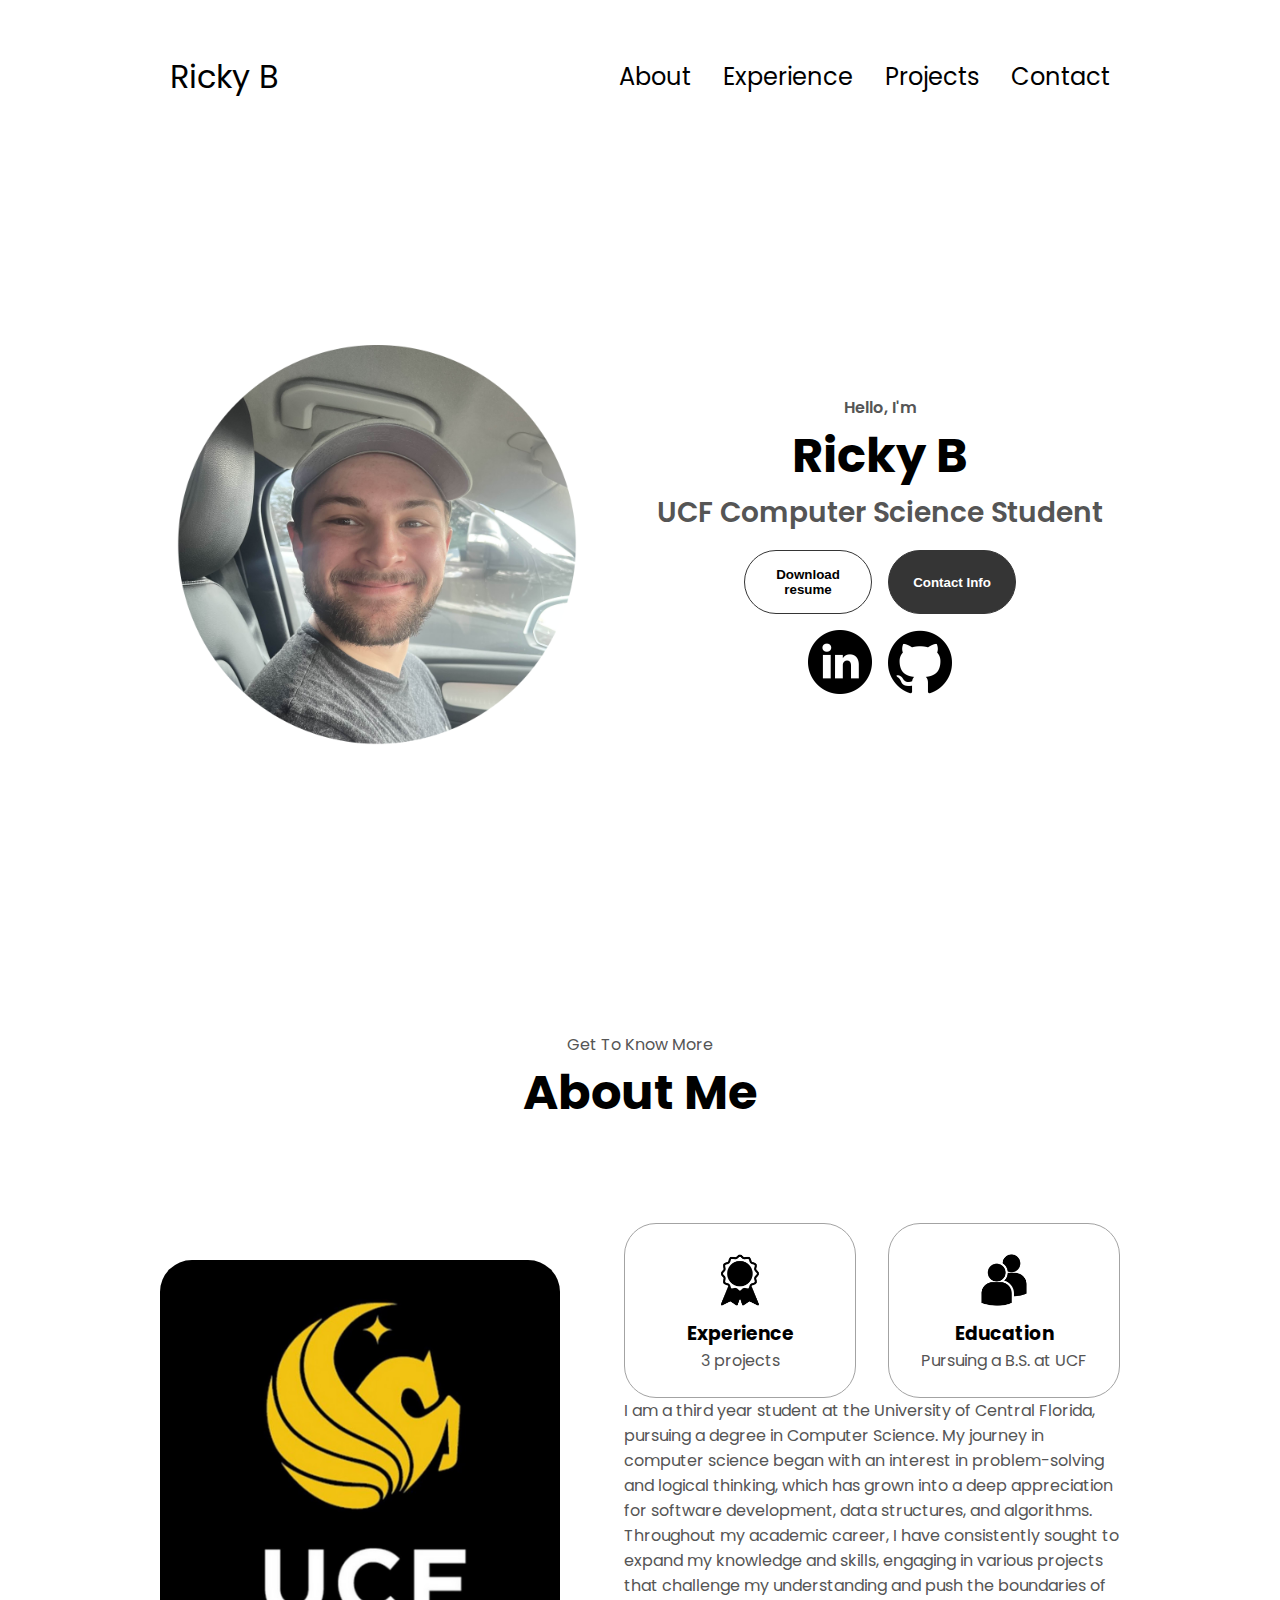
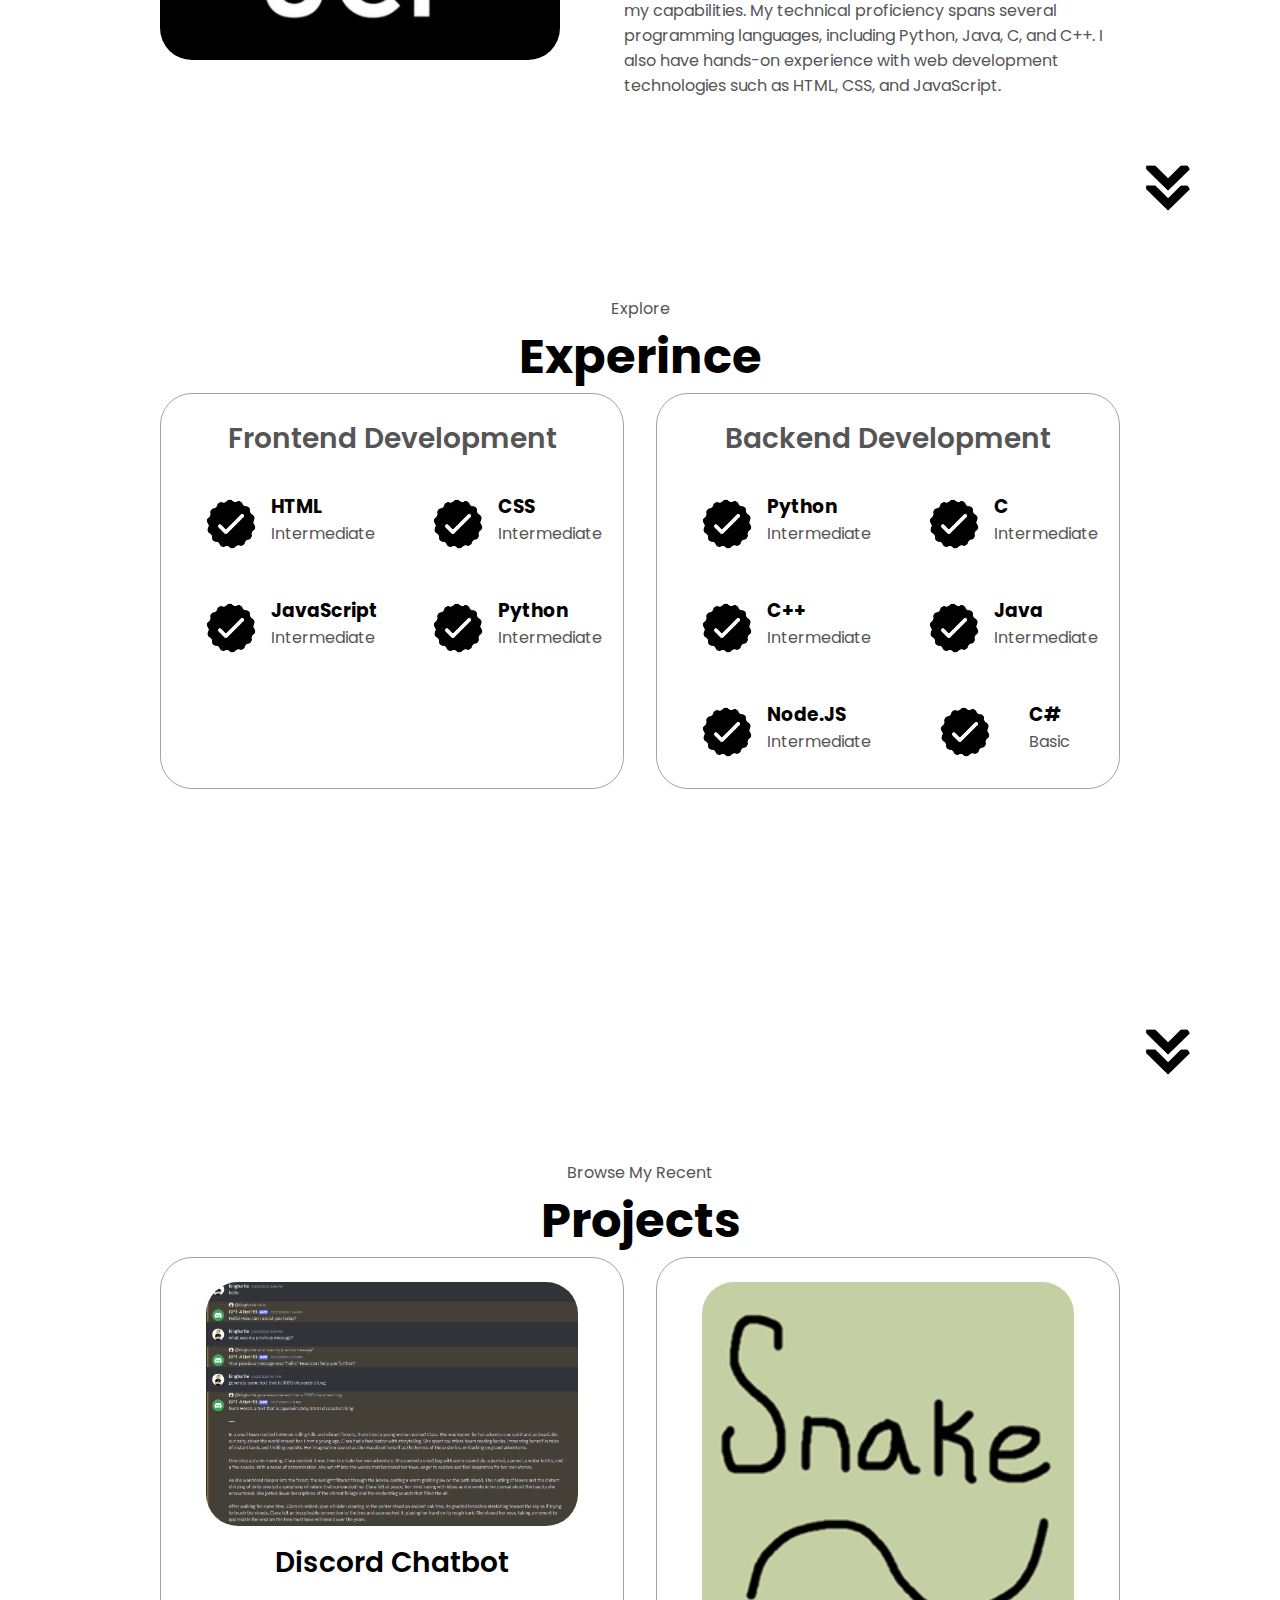
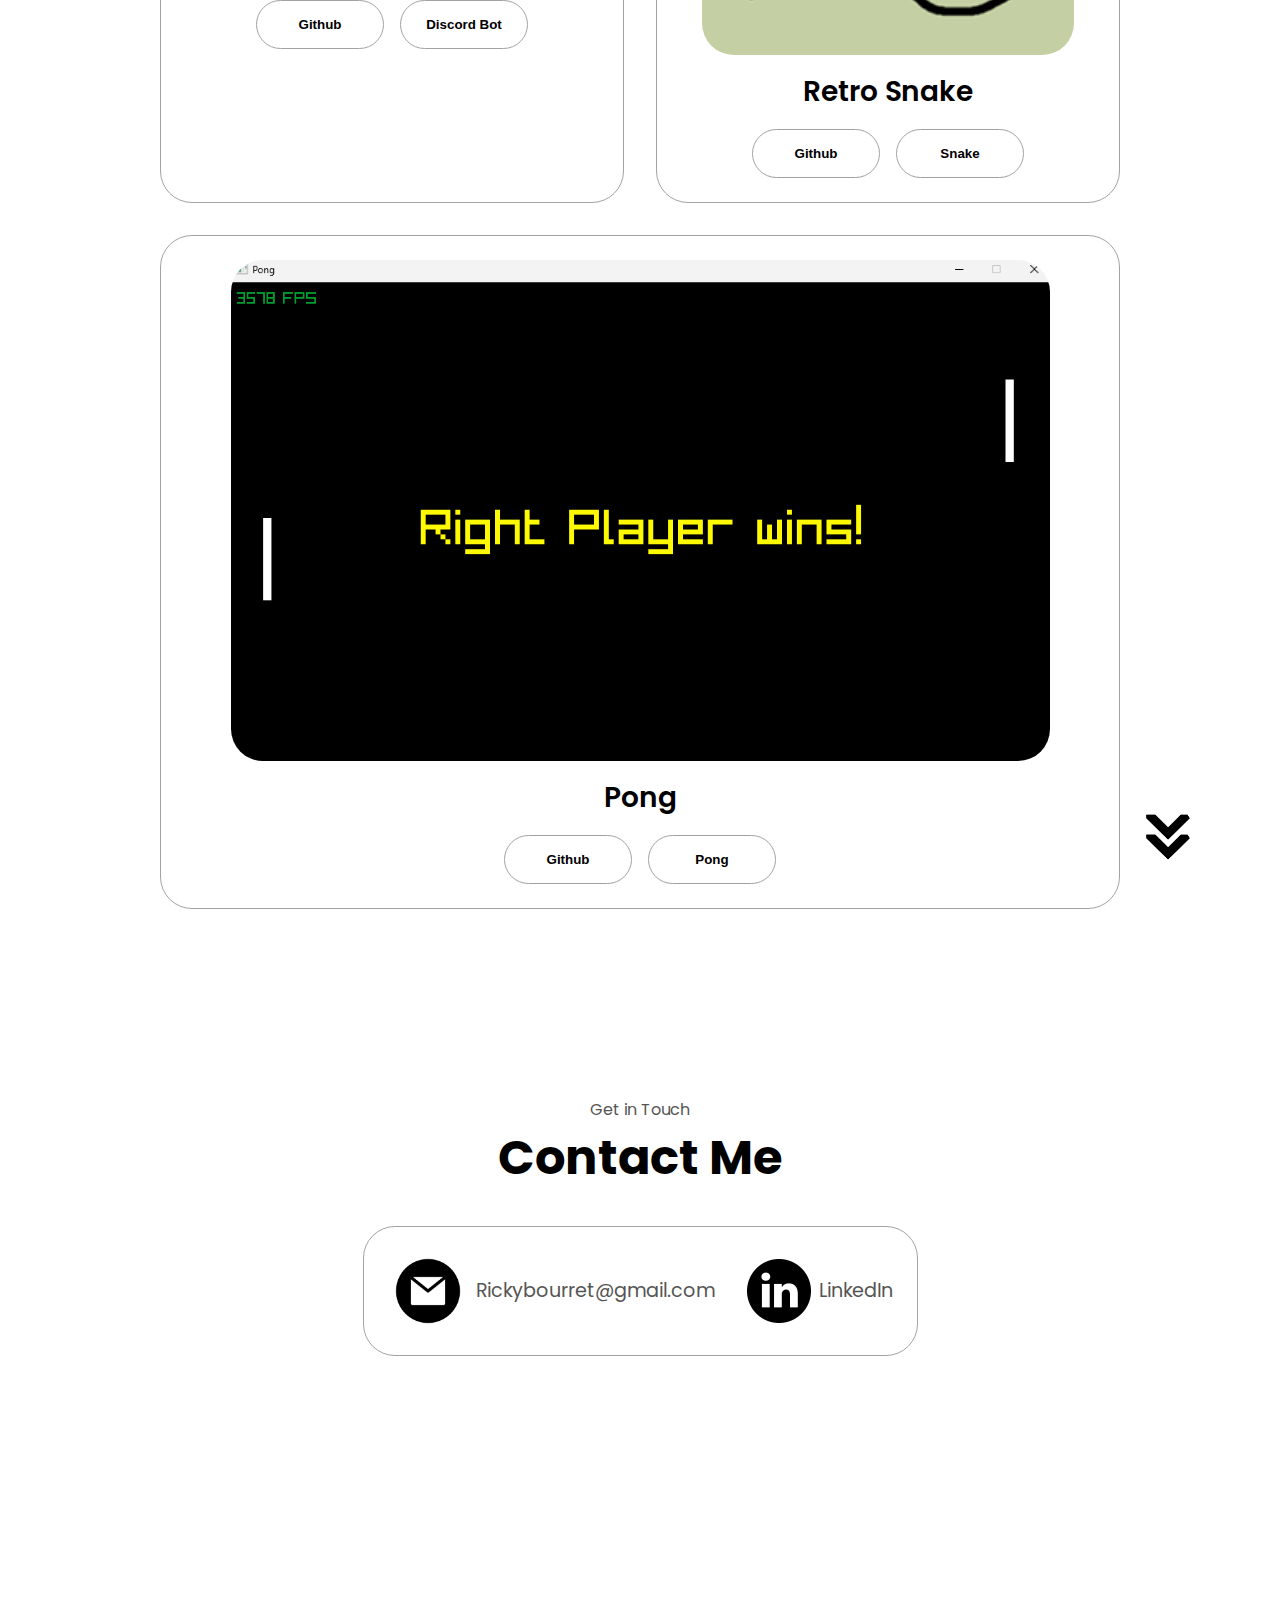
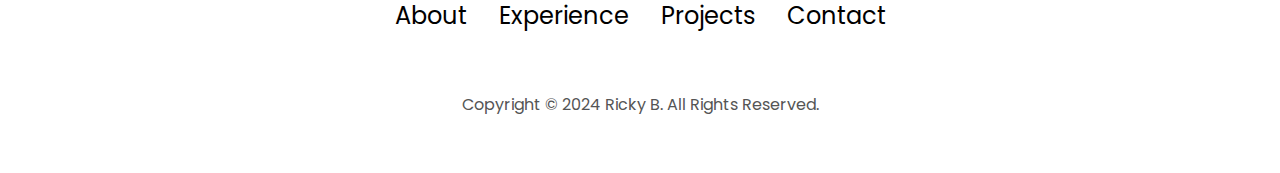
<file: index.html>
<!DOCTYPE html>
<html lang="en">
<head>
    <meta charset="UTF-8">
    <meta name="viewport" content="width=device-width, initial-scale=1.0">
    <title>Portfolio</title>
    <link rel="stylesheet" href="style.css">
    <link rel="stylesheet" href="media.css">
</head>
<body>
    <nav id="desktop-nav">
        <div class="logo">Ricky B</div>
        <div>
            <ul class="nav-links">
                <li><a href="#about">About</a></li>
                <li><a href="#experience">Experience</a></li>
                <li><a href="#projects">Projects</a></li>
                <li><a href="#contact">Contact</a></li>
            </ul>
        </div>
    </nav>
    <nav id="hamburger-nav">
        <div class="logo">Ricky B</div>
        <div class="hamburger-menu">
            <div class="hamburger-icon" onclick="toggleMenu()">
                <span></span>
                <span></span>
                <span></span>
            </div>
            <div class="menu-links">
                <li><a href="#about" onclick="toggleMenu()">About</a></li>
                <li><a href="#projects" onclick="toggleMenu()">Projects</a></li>
                <li><a href="#experience" onclick="toggleMenu()">Experience</a></li>
                <li><a href="#contact" onclick="toggleMenu()">Contact</a></li>
            </div>
        </div>
    </nav>
    <section id="profile">
        <div class="section__pic-container">
            <img src="./assets/ricky-2.png" alt="Ricky B Profile Picture">
        </div>
        <div class="section__text">
            <p class="section__text__p1"> Hello, I'm</p>
            <h1 class="title"> Ricky B</h1>
            <p class="section__text__p2">UCF Computer Science Student</p>
            <div class="btn-container">
                <button class="btn btn-color-2" onclick="window.open('./assets/Resume.pdf')"
                >Download resume</button>   

                <button class="btn btn-color-1" onclick="location.href='./#contact'"
                >Contact Info</button>              
            </div>
            <div id="socials-container">
                <img src="./assets/linkedin.png" alt="My linkedin profile" class="icon"
                 onclick="window.open('https://www.linkedin.com/in/ricky-bourret-936967220/')">
                <img src="./assets/github.png" alt="My github profile" class="icon"
                 onclick="window.open('https://github.com/RickyB4')">
            </div>
        </div>
    </section>
    <section id="about">
        <p class="section__text__p1">Get To Know More</p>
        <h1 class="title">About Me</h1>
        <div class="section-container">
            <div class="section__pic-container">
                <img src="./assets/ucf.png" alt="Profile Pciture" class="about-pic">
            </div>
            <div class="about-details-container">
                <div class="about-containers">
                    <div class="details-container">
                        <img src="./assets/experience.png" alt="experience icon" class="icon">
                        <h3>Experience</h3>
                        <p>3 projects</p>
                    </div>
                    <div class="details-container">
                        <img src="./assets/education.png" alt="education icon" class="icon">
                        <h3>Education</h3>
                        <p>Pursuing a B.S. at UCF</p>
                    </div>
                </div>
                <div class="text-container">
                    <p> I am a third year student at the University of Central Florida,
                        pursuing a degree in Computer Science. My journey in computer science
                        began with an interest in problem-solving and logical thinking,
                        which has grown into a deep appreciation for software development,
                        data structures, and algorithms. Throughout my academic career,
                        I have consistently sought to expand my knowledge and skills, 
                        engaging in various projects that challenge my understanding and
                        push the boundaries of my capabilities. My technical proficiency spans
                        several programming languages, including Python, Java, C, and C++. I also have
                        hands-on experience with web development technologies such as HTML, CSS, and JavaScript.
                    </p>
                </div>
            </div>
        </div>
        <img src="./assets/arrow.png" alt="Arrow icon" class="icon arrow" onclick="location.href='./#experience'">
    </section>
    <section id="experience">
        <p class="section__text__p1">Explore</p>
        <h1 class="title"> Experince </h1>
        <div class="experience-details-container">
            <div class="about-containers">
                <div class="details-container">
                    <h2 class="experience-sub-title">Frontend Development</h2>
                    <div class="article-container">
                        <article>
                            <img src="./assets/checkmark.png" alt="experience-icon" class="icon">
                            <div>
                                <h3>HTML</h3>
                                <p>Intermediate</p>
                            </div>
                        </article>
                        <article>
                            <img src="./assets/checkmark.png" alt="experience-icon" class="icon">
                            <div>
                                <h3>CSS</h3>
                                <p>Intermediate</p>
                            </div>
                        </article>
                        <article>
                            <img src="./assets/checkmark.png" alt="experience-icon" class="icon">
                            <div>
                                <h3>JavaScript</h3>
                                <p>Intermediate</p>
                            </div>
                        </article>
                        <article>
                            <img src="./assets/checkmark.png" alt="experience-icon" class="icon">
                            <div>
                                <h3>Python</h3>
                                <p>Intermediate</p>
                            </div>
                        </article>
                    </div>
                </div>
                <div class="details-container">
                    <h2 class="experience-sub-title">Backend Development</h2>
                    <div class="article-container">
                        <article>
                            <img src="./assets/checkmark.png" alt="experience-icon" class="icon">
                            <div>
                                <h3>Python</h3>
                                <p>Intermediate</p>
                            </div>
                        </article>
                        <article>
                            <img src="./assets/checkmark.png" alt="experience-icon" class="icon">
                            <div>
                                <h3>C</h3>
                                <p>Intermediate</p>
                            </div>
                        </article>
                        <article>
                            <img src="./assets/checkmark.png" alt="experience-icon" class="icon">
                            <div>
                                <h3>C++</h3>
                                <p>Intermediate</p>
                            </div>
                        </article>
                        <article>
                            <img src="./assets/checkmark.png" alt="experience-icon" class="icon">
                            <div>
                                <h3>Java</h3>
                                <p>Intermediate</p>
                            </div>
                        </article>
                        <article>
                            <img src="./assets/checkmark.png" alt="experience-icon" class="icon">
                            <div>
                                <h3>Node.JS</h3>
                                <p>Intermediate</p>
                            </div>
                        </article>
                        <article>
                            <img src="./assets/checkmark.png" alt="experience-icon" class="icon">
                            <div>
                                <h3>C#</h3>
                                <p>Basic</p>
                            </div>
                        </article>
                    </div>
                </div>
            </div>
        </div>
        <img src="./assets/arrow.png" alt="Arrow icon" class="icon arrow" onclick="location.href='./#projects'">
    </section>
    <section id="projects">
        <p class="section__text__p1"> Browse My Recent</p>
        <h1 class="title">Projects</h1>
        <div class="experience-details-container">
            <div class="about-containers">
            <div class="details-container color container">
                <div class="article-container">
                    <img src="./assets/DiscordBot-Example.png" alt="Project 1" class="project-img">
                </div>
                <h2 class="experience-sub-title project-title">Discord Chatbot</h2>
                <div class="btn-container">
                    <button class="btn btn-color-2 project-btn" 
                    onclick="window.open('https://github.com/RickyB4/DiscordBot')">Github </button>

                    <button class="btn btn-color-2 project-btn" 
                    onclick="window.open('https://github.com/RickyB4/DiscordBot')"> Discord Bot </button>
                </div>
            </div>
            <div class="details-container color container">
                <div class="article-container">
                    <img src="snake.png" alt="Project 2" class="project-img">
                </div>
                <h2 class="experience-sub-title project-title">Retro Snake</h2>
                <div class="btn-container">
                    <button class="btn btn-color-2 project-btn" 
                    onclick="window.open('https://github.com/RickyB4/Snake.html')">Github </button>

                    <button class="btn btn-color-2 project-btn" 
                    onclick="window.open('snakeIndex.html', '_blank')"> Snake </button>
                </div>
            </div>
            <div class="details-container color container">
                <div class="article-container">
                    <img src="pongwin.png" alt="Project 3" class="project-img">
                </div>
                <h2 class="experience-sub-title project-title">Pong</h2>
                <div class="btn-container">
                    <button class="btn btn-color-2 project-btn" 
                    onclick="window.open('https://github.com/RickyB4/Pong')">Github </button>

                    <button class="btn btn-color-2 project-btn" 
                    onclick="window.open('https://github.com/RickyB4/Pong')"> Pong </button>
                </div>
            </div>
        </div>
        </div>
        <img src="./assets/arrow.png" alt="Arrow icon" class="icon arrow" onclick="location.href='./#contact'">
    </section>
    <section id="contact">
        <p class="section__text__p1">Get in Touch</p>
        <h1 class="title"> Contact Me </h1>
        <div class="contact-info-upper-container">
            <div class="contact-info-container">
                <img src="./assets/email.png" alt="email icon" class="icon contact-icon email-icon">
                <p> <a href="mailto:rickybourret@gmail.com"></a>Rickybourret@gmail.com</p>
            </div>
            <div class="contact-info-container">
                <img src="./assets/linkedin.png" alt="linkedin icon" class="icon contact-icon"
                 onclick="window.open('https://www.linkedin.com/in/ricky-bourret-936967220/')">
                <p> <a href="https://www.linkedin.com/in/ricky-bourret-936967220/"></a>LinkedIn</p>
            </div>
        </div>
    </section>
    <footer>
        <nav>
            <div class="nav-links-container">
                <ul class="nav-links">
                    <li><a href="#about">About</a></li>
                    <li><a href="#experience">Experience</a></li>
                    <li><a href="#projects">Projects</a></li>
                    <li><a href="#contact">Contact</a></li>
                </ul>
            </div>
        </nav>
        <p>Copyright &#169; 2024 Ricky B. All Rights Reserved.</p>
    </footer>
    <script src="script.js"></script>
</body>
</html>
</file>
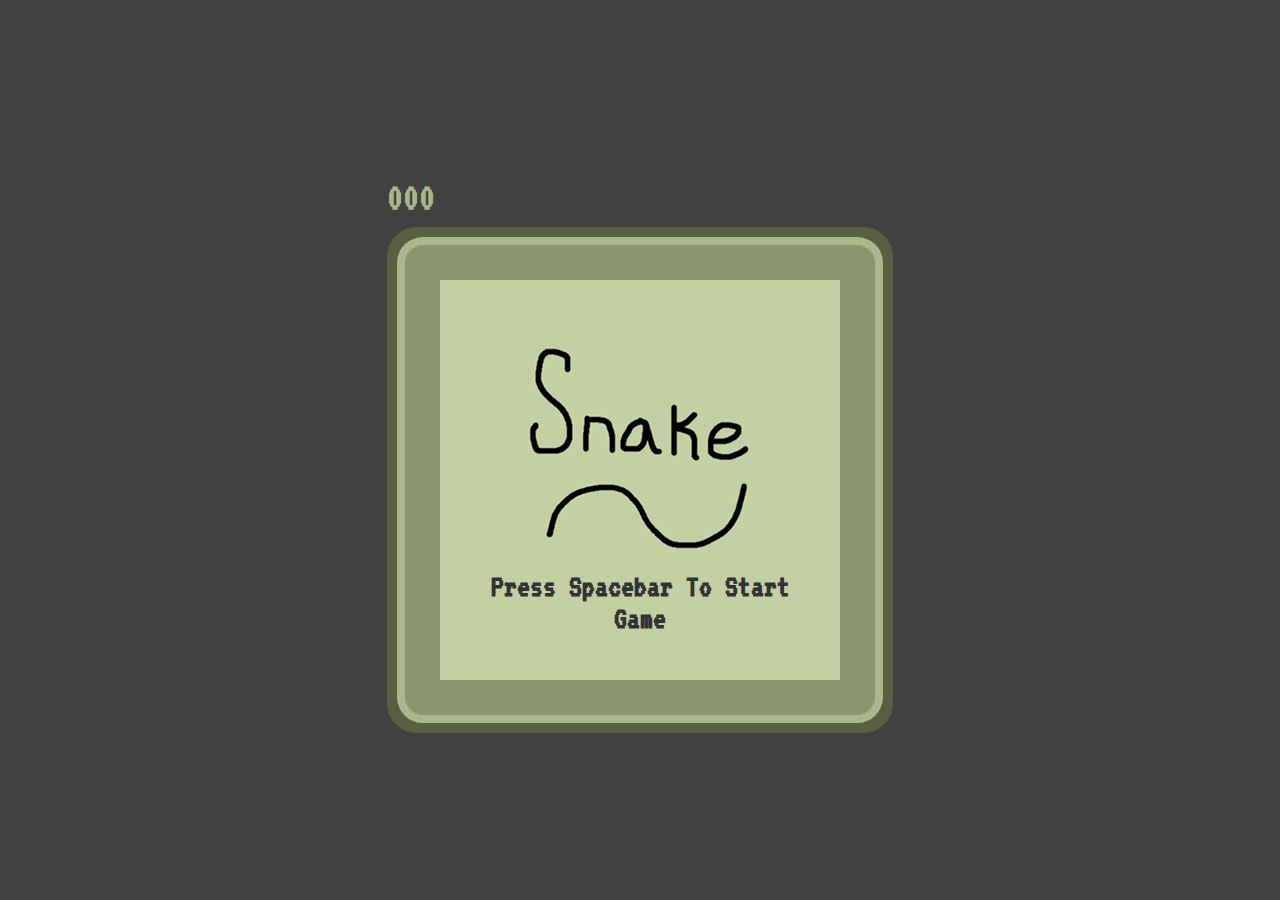
<file: snakeIndex.html>
<!DOCTYPE html>
<html lang="en">
<head>
    <meta charset="UTF-8">
    <meta name="viewport" content="width=device-width, initial-scale=1.0">
    <link rel="preconnect" href="https://fonts.googleapis.com">
    <link rel="preconnect" href="https://fonts.gstatic.com" crossorigin>
    <link href="https://fonts.googleapis.com/css2?family=VT323&display=swap" rel="stylesheet">
    <title>Snake Game</title>
    <link rel="stylesheet" href="snakeStyle.css">
    <script src="snakeScript.js" defer></script>
</head>
<body>
    <div>
        <div class="scores"> 
            <h1 id="score">000</h1>
            <h1 id="highScore">000</h1>
        </div>
        <div class="game-border-1">
            <div class="game-border-2">
                <div class="game-border-3">
                    <div id="game-board"></div>
                </div>
            </div>
        </div>
    </div>
    <h1 id="instruction-text">Press spacebar to start game</h1>
    <img id="logo" src="snake.png" alt="snake-logo"/> 
</body>
</html>
</file>
<file: style.css>
/* General */


@import url('https://fonts.googleapis.com/css2?family=Poppins:wght@300;400;500;600&display=swap');


* {
    margin: 0;
    padding: 0;
}

body {
    font-family: "Poppins", sans-serif;
}

html {
    scroll-behavior: smooth;
}

p {
    color: rgb(85, 85, 85);
}

/* Transition */

a, .btn {
    transition: all 300ms ease;
}

/* Desktop Nav */

nav, .nav-links {
    display: flex;
}

nav {
    justify-content: space-around;
    align-items: center;
    height: 17vh;
}

.nav-links {
    gap: 2rem;
    list-style: none;
    font-size: 1.5rem;
}

a {
    color: black;
    text-decoration: none;
    text-decoration-color: white;
}

a:hover {
    color: grey;
    text-decoration: underline;
    text-underline-offset: 1rem;
    text-decoration-color: rgb(181,181,181);
}

.logo {
    font-size: 2rem;
}
.logo:hover {
    cursor: default;
}

/* Hamburger Menu */

#hamburger-nav {
    display: none;
}

.hamburger-menu {
    position: relative;
    display: inline-block;
}

.hamburger-icon {
    display: flex;
    flex-direction: column;
    justify-content: space-between;
    height: 24px;
    width: 30px;
    cursor: pointer;
}

.hamburger-icon span {
    width: 100%;
    height: 2px;
    background-color: black;
    transition: all 0.3 ease-in-out;
}

.menu-links {
    position: absolute;
    top: 100%;
    right: 0;
    background-color: white;
    width: fit-content;
    max-height: 0;
    overflow: hidden;
    transition: all 0.3 ease-in-out;
}

.menu-links a {
    display: block;
    padding: 10px;
    text-align: center;
    font-size: 1.5rem;
    color: black;
    text-decoration: none;
    transition: all 0.3 ease-in-out;
}

.menu-links li {
    list-style: none;
}

.menu-links.open {
    max-height: 300px;
}

.hamburger-icon.open span:first-child {
    transform: rotate(45deg) translate(10px, 5px);
}
.hamburger-icon.open span:nth-child(2) {
    opacity: 0;
}
.hamburger-icon.open span:last-child {
    transform: rotate(-45deg) translate(10px, -5px);
}

.hamburger-icon span:first-child {
    transform: none;
    opacity: 1;
}


/* Sections */

section {
    padding-top: 4vh;
    height: 96vh;
    margin: 0 10rem;
    box-sizing: border-box;
    min-height: fit-content;
}

.section-container {
    display: flex;
}

/* Profile Section */

#profile {
    display: flex;
    justify-content: center;
    gap: 5rem;
    height: 80vh;
}

.section__pic-container {
    display: flex;
    height: 400px;
    width: 400px;
    margin: auto 0;
}

.section__text {
    align-self: center;
    text-align: center;
}

.section__text p {
    font-weight: 600;
}

.section__text__p1 {
    text-align: center;
}
.section__text__p2 {
    font-size: 1.75rem;
    margin-bottom: 1rem;
}

.title {
    font-size: 3rem;
    text-align: center;
}

#socials-container {
    display: flex;
    justify-content: center;
    margin-top: 1rem;
    gap: 1rem;
}

/* Icons */

.icon {
    cursor: pointer;
    height: 4rem;
}

/* Buttons */

.btn-container {
    display: flex;
    justify-content: center;
    gap: 1rem;
}

.btn {
    font-weight: 600;
    transition: all 300ms ease;
    padding: 1rem;
    width: 8rem;
    border-radius: 2rem;
}

.btn-color-1, .btn-color-2 {
    border: rgb(53,53,53) 0.1rem solid;
}

.btn-color-1:hover, .btn-color-2:hover {
    cursor: pointer;
}

.btn-color-1, .btn-color-2:hover {
    background: rgb(53,53,53);
    color: white;
}

.btn-color-1:hover {
    background: white;
    color: black;
}

.btn-color-2 {
    background: none;
}

.btn-color-2:hover {
    border: rgb(255,255,255) 0.1rem solid;
}

.btn-container {
    gap: 1rem;
}

/* About Section */

#about {
    position: relative;
}

.about-containers {
    gap: 2rem;
}

.about-details-container {
    justify-content: center;
    flex-direction: column;
}

.about-containers, .about-details-container {
    display: flex;
}

.about-pic {
    border-radius: 2rem;
}

.arrow {
    position: absolute;
    right: -5rem;
    bottom: 2.5rem;
}

.details-container {
    padding: 1.5rem;
    flex: 1;
    background: white;
    border-radius: 2rem;
    border: rgb(53,53,53) 0.1rem solid;
    border-color: rgb(163,163,163);
    text-align: center;
}

.section-container {
    gap: 4rem;
    height: 80%;
}

.section__pic-container {
    height: 400px;
    width: 400px;
    margin: auto 0;
}

/* Experience */

#experience {
    position: relative;
}

.experience-sub-title {
color: rgb(85, 85, 85);
font-weight: 600;
font-size: 1.75rem;
margin-bottom: 2rem;
}

.expereince-details-container {
    display: flex;
    justify-content: center;
    flex-direction: column;
}

.article-container {
    display: flex;
    text-align: initial;
    flex-wrap: wrap;
    flex-direction: row;
    gap: 2.5rem;
    justify-content: space-around;
}

article {
    display: flex;
    width: 10rem;
    justify-content: space-around;
    gap: 0.5rem;
}

article .icon {
    cursor: default;
}

/* Projects */

#projects {
    position: relative;
}

.color-container {
    border-color: rgb(163,163,163);
    background: rgb(255,255,255);
}

.project-img {
    border-radius: 2rem;
    width: 90%;
    height: 90%;
}

.project-title {
    margin: 1rem;
    color: black;
}

.project-btn {
    color: black;
    border-color: rgb(163,163,163);
}

/* Contact */

#contact {
    display: flex;
    justify-content: center;
    flex-direction: column;
    height: 70vh;
}

.contact-info-upper-container {
    display: flex;
    justify-content: center;
    border-radius: 2rem;
    border: rgb(53,53,53) 0.1rem solid;
    border-color: rgb(163,163,163);
    background: rgb(255,255,255);
    margin: 2rem auto;
    padding: 0.5rem;
}

.contact-info-container {
    display: flex;
    align-items: center;
    justify-content: center;
    gap: 0.5rem;
    margin: 1rem;
}

.contact-info-container p {
    font-size: larger;
}

.contect-icon {
    cursor: default;
}

.email-icon {
    height: 5rem;
}

/* Footer */

footer {
    height: 26vh;
    margin: 0 1rem;
}
footer p {
    text-align: center;
}

.ucf {
    height: 6rem;
    width: 6rem;
}
</file>
<file: media.css>
@media screen and (max-width: 1400px) {
    #profile {
        height: 83vh;
        margin-bottom: 6rem;
    }
    .about-containers {
        flex-wrap: wrap;
    }
}


@media screen and (max-width: 1200px) {
    #desktop-nav {
        display: none;
    }
    #hamburger-nav {
        display: flex;
    }
    #experience, .experience-details-container {
        margin-top: 2rem;
    }

    #profile, .section-container {
        display: block;
    }
    .arrow {
        display: none;
    }
    section, .section-container {
        height: fit-content;
    }
    section {
        margin: 0 5%;
    }
    .section__pic-container {
        width: 275px;
        height: 275px;
        margin: 0 auto 2rem;
    }
    .about-containers {
        margin-top: 0;
    }
}

@media screen and (max-width: 600px) {
    #contact, footer {
        height: 40vh;
    }
    #profile {
        height: 83vh;
        margin-bottom: 0;
    }
    article {
        font-size: 1rem;
    }
    footer nav {
        height: fit-content;
        margin-bottom: 2rem;
    }
    .about-containers,
    .contact-info-upper-container,
    .btn-container {
        flex-wrap: wrap;
    }
    .contact-info-container {
        margin: 0;
    }
    .contact-info-container p,
    .nav-links li a {
        font-size: 1rem;
    }
    .experience-sub-title {
        font-size: 1.25rem;
    }
    .logo {
        font-size: 1.5rem;
    }
    .nav-links {
        flex-direction: column;
        gap: 0.5rem;
        text-align: center;
    }
    .section__pic-container {
        width: auto;
        height: 46vw;
        justify-content: center;
    }
    .section__text__p2 {
        font-size: 1.25rem;
    }
    .title {
        font-size: 2rem;
    }
    .text-container {
        text-align: justify;
    }
}
</file>
<file: snakeStyle.css>
body {
    display: flex;
    align-items: center;
    justify-content: center; 
    height: 100vh;
    margin: 0;
    font-family: "VT323", monospace;      
}

body,.snake {
    background-color: #414141;
}

#game-board {
    border-radius: 100px;
    display: grid;
    grid-template-columns: repeat(20, 20px);
    grid-template-rows: repeat(20, 20px);
    margin: 5px; 
}

.game-border-1 {
    border: #595f43 solid 10px;
    border-radius: 30px;
    box-shadow: inset 0 0 0 10px #595f43; 
}
.game-border-2 {
    border: #abb78a solid 8px;
    border-radius: 26px;
    box-shadow: inset 0 0 0 10px #abb78a; 
}
.game-border-3 {
    border: #8b966c solid 30px;
    border-radius: 20px;
    box-shadow: inset 0 0 0 5px #8b966c; 
}

#instruction-text {
    position: absolute;
    top: 60%;
    color: #333;
    width: 300px;
    text-align: center;
    text-transform: capitalize; 
    padding: 30px; 
    margin: 0;
}

.scores {
    display: flex;
    justify-content: space-between;
}

#score {
    color: #abb78a; 
}
#score, #highScore {
    font-size: 40px;
    font-weight: bolder;
    margin: 10px 0; 
}

#highScore {
    color: #d8ddca;
    display: none;
}

.game-border-3, #logo {
    background-color: #c4cfa3;
}

.snake {
    border: #5a5a5a 1px dotted;
}

.food {
    background-color: #dedede;
    border: #999 5px solid;
}

#logo {
    position: absolute; 
}
</file>
